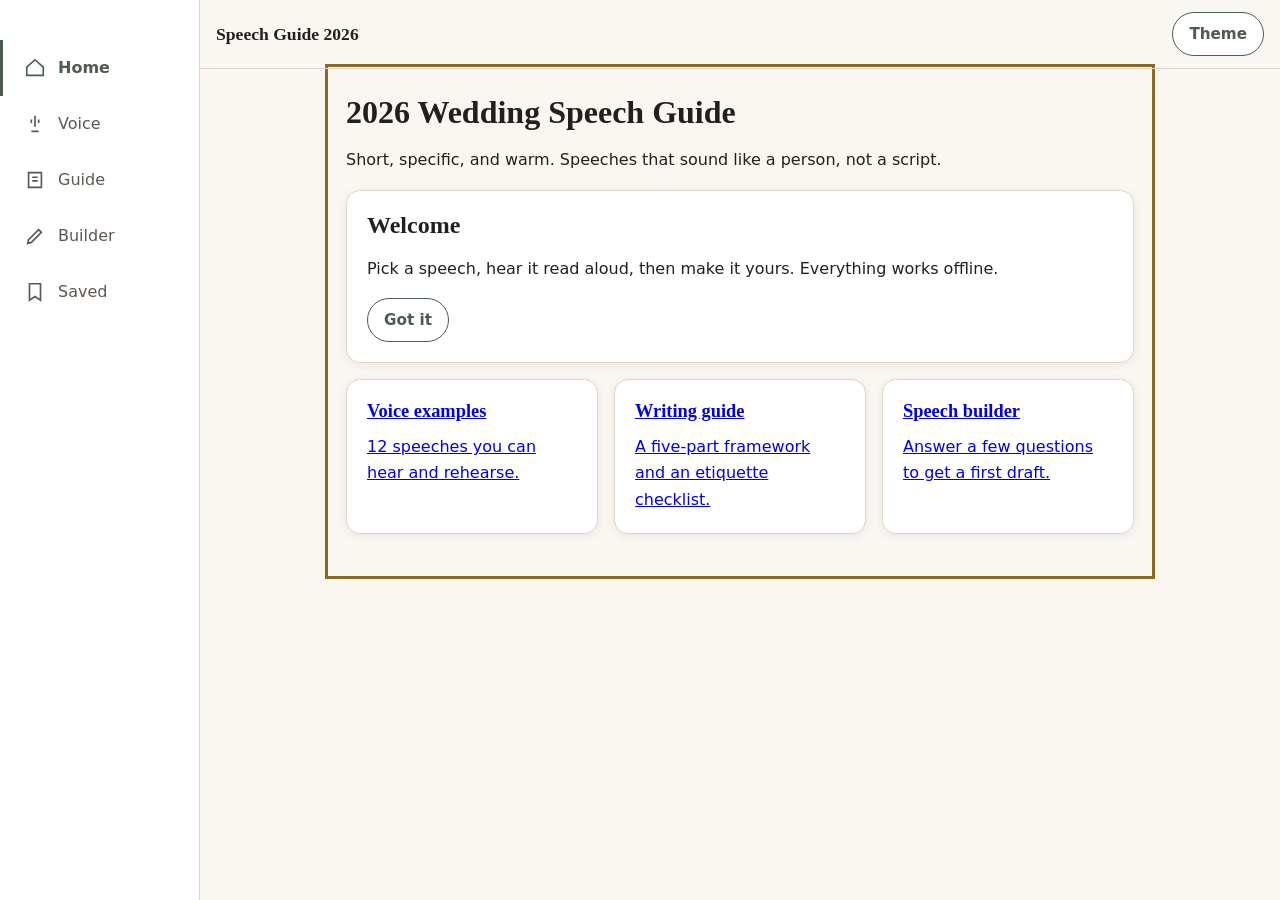
<file: index.html>
<!doctype html><html lang="en"><head><meta charset="utf-8"><title>2026 Wedding Speech Guide: Voice Examples &amp; Builder</title>
<meta name="viewport" content="width=device-width, initial-scale=1.0, viewport-fit=cover"><meta name="description" content="2026 wedding speech examples with voice playback, a writing guide and a speech builder. Works offline.">
<link rel="manifest" href="./manifest.webmanifest"><meta name="theme-color" content="#FAF7F2" media="(prefers-color-scheme: light)"><meta name="theme-color" content="#1A1715" media="(prefers-color-scheme: dark)">
<meta name="apple-mobile-web-app-capable" content="yes"><meta name="mobile-web-app-capable" content="yes"><meta name="apple-mobile-web-app-status-bar-style" content="black-translucent"><meta name="apple-mobile-web-app-title" content="Speech Guide">
<link rel="apple-touch-icon" sizes="180x180" href="./apple-touch-icon.png"><link rel="icon" href="./favicon.ico" sizes="any"><link rel="icon" type="image/svg+xml" href="./favicon.svg"><link rel="icon" type="image/png" sizes="32x32" href="./favicon-32x32.png"><link rel="icon" type="image/png" sizes="16x16" href="./favicon-16x16.png">
<link rel="canonical" href="https://esp046-cyber.github.io/weddingspeechguide/"><meta property="og:type" content="website"><meta property="og:title" content="2026 Wedding Speech Guide"><meta property="og:description" content="Hear, practice and build your wedding speech."><meta property="og:url" content="https://esp046-cyber.github.io/weddingspeechguide/"><meta property="og:image" content="https://esp046-cyber.github.io/weddingspeechguide/images/og-image.png">
<meta name="twitter:card" content="summary_large_image"><meta name="twitter:title" content="2026 Wedding Speech Guide"><meta name="twitter:image" content="https://esp046-cyber.github.io/weddingspeechguide/images/og-image.png">
<link rel="stylesheet" href="./css/styles.css"></head><body><a class="skip" href="#view">Skip to content</a>
<div class="banner" id="offline" role="status">You are offline. Everything still works.</div>
<header class="top"><span class="brand">Speech Guide 2026</span><button class="btn" id="theme" aria-label="Change theme">Theme</button></header>
<nav class="tabs" aria-label="Main"><a href="#home"><svg viewBox="0 0 24 24" aria-hidden="true"><path d="M3 11l9-8 9 8v9H3z"/></svg>Home</a><a href="#examples"><svg viewBox="0 0 24 24" aria-hidden="true"><path d="M12 3v12M8 7v4M16 7v4M5 9v0M19 9v0M8 20h8"/></svg>Voice</a><a href="#guide"><svg viewBox="0 0 24 24" aria-hidden="true"><path d="M5 4h14v16H5zM9 9h6M9 13h6"/></svg>Guide</a><a href="#builder"><svg viewBox="0 0 24 24" aria-hidden="true"><path d="M4 20l4-1 11-11-3-3L5 16z"/></svg>Builder</a><a href="#saved"><svg viewBox="0 0 24 24" aria-hidden="true"><path d="M6 3h12v18l-6-4-6 4z"/></svg>Saved</a></nav><main id="view" tabindex="-1"><p>Loading…</p></main>
<noscript><p style="padding:16px">This app needs JavaScript.</p></noscript>
<script src="./js/speeches-data.js"></script><script src="./js/voice-engine.js"></script><script src="./js/app.js"></script></body></html>
</file>
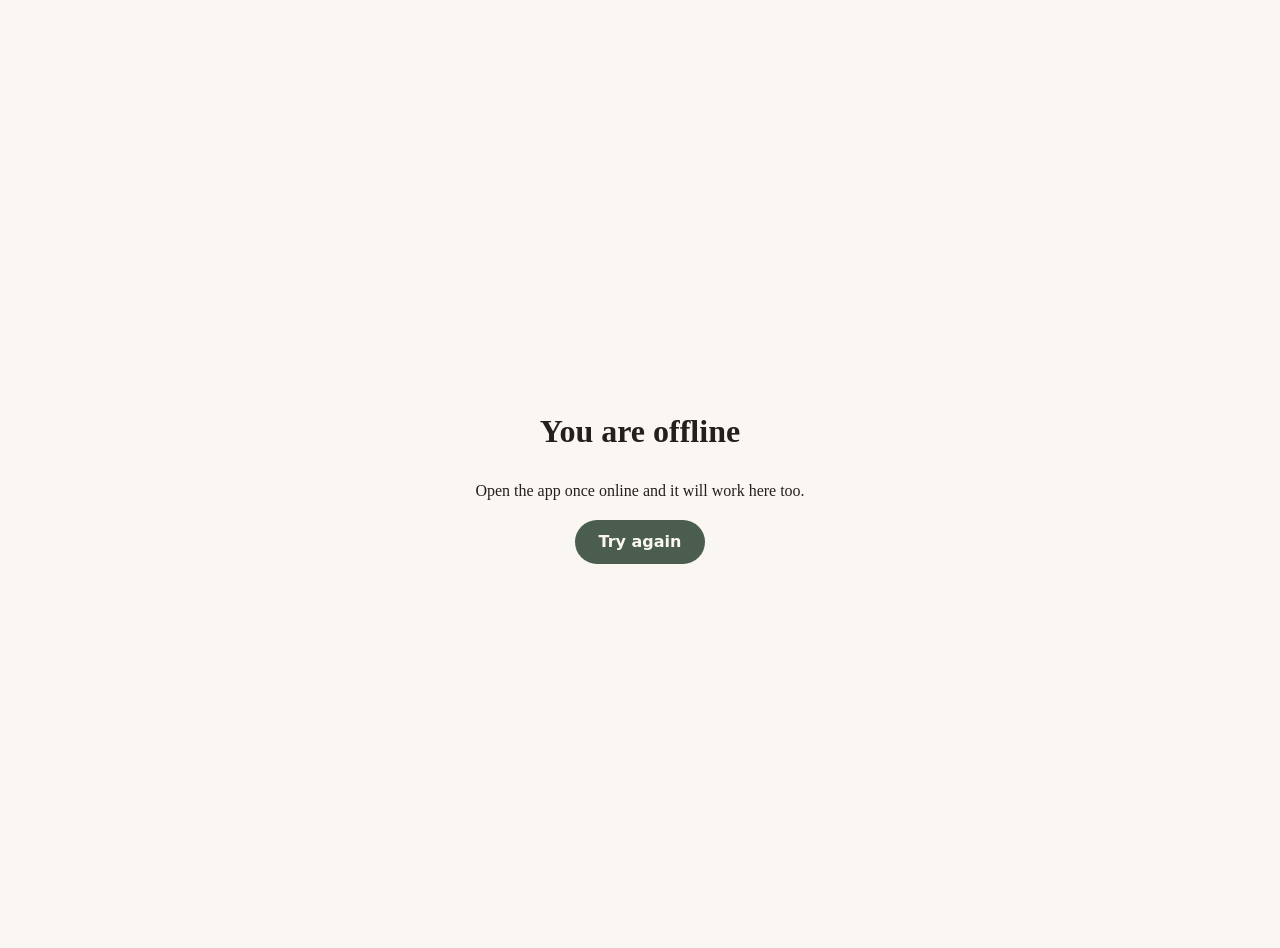
<file: offline.html>
<!doctype html><html lang="en"><head><meta charset="utf-8"><meta name="viewport" content="width=device-width,initial-scale=1"><title>Offline</title><style>body{font:16px/1.6 Georgia,serif;background:#FAF7F2;color:#231F1D;display:grid;place-items:center;min-height:100vh;margin:0;text-align:center;padding:24px}button{min-height:44px;padding:0 24px;border-radius:999px;border:0;background:#4A5D4E;color:#FAF7F2;font:600 1rem system-ui}@media(prefers-color-scheme:dark){body{background:#161412;color:#F0EBE3}}</style></head><body><div><h1>You are offline</h1><p>Open the app once online and it will work here too.</p><button onclick="location.reload()">Try again</button></div></body></html>
</file>
<file: css/styles.css>
:root{--s1:4px;--s2:8px;--s3:12px;--s4:16px;--s5:20px;--s6:24px;--s8:32px;--s10:40px;--s12:48px;--bg:#FAF7F2;--card:#FFF;--ink:#231F1D;--mute:#5E5750;--pri:#4A5D4E;--onpri:#FAF7F2;--gold:#8A6A25;--line:#DDD5C8;--hi:#F1E4C3;--ok:#2F6B3A;--err:#A3362B;--r:14px;--sh:0 2px 10px rgba(35,31,29,.08);--ease:cubic-bezier(.22,1,.36,1);--serif:Georgia,"Iowan Old Style","Palatino Linotype",serif;--sans:system-ui,-apple-system,"Segoe UI",Roboto,sans-serif}
@media(prefers-color-scheme:dark){:root:not([data-theme=light]){--bg:#161412;--card:#201D1A;--ink:#F0EBE3;--mute:#B7AEA2;--pri:#9DB5A1;--onpri:#161412;--gold:#D4B06A;--line:#3A342E;--hi:#3D3322;--ok:#7BC48A;--err:#EE8F84;--sh:none}}
:root[data-theme=dark]{--bg:#161412;--card:#201D1A;--ink:#F0EBE3;--mute:#B7AEA2;--pri:#9DB5A1;--onpri:#161412;--gold:#D4B06A;--line:#3A342E;--hi:#3D3322;--ok:#7BC48A;--err:#EE8F84;--sh:none}
@media(prefers-contrast:more){:root{--line:currentColor;--mute:var(--ink)}}
*{box-sizing:border-box}html{-webkit-text-size-adjust:100%}
body{margin:0;background:var(--bg);color:var(--ink);font:16px/1.65 var(--sans);padding:env(safe-area-inset-top) env(safe-area-inset-right) calc(72px + env(safe-area-inset-bottom)) env(safe-area-inset-left);overflow-x:hidden}
h1,h2,h3{font-family:var(--serif);line-height:1.2;margin:0 0 var(--s3)}h1{font-size:2rem}h2{font-size:1.5rem}h3{font-size:1.15rem}
.skip{position:absolute;left:-999px}.skip:focus{left:var(--s4);top:var(--s4);background:var(--pri);color:var(--onpri);padding:var(--s3);z-index:99}
header.top{display:flex;align-items:center;justify-content:space-between;padding:var(--s3) var(--s4);border-bottom:1px solid var(--line)}
.brand{font:700 1.1rem var(--serif)}main{max-width:820px;margin:0 auto;padding:var(--s6) var(--s4)}
nav.tabs{position:fixed;bottom:0;left:0;right:0;display:flex;background:var(--card);border-top:1px solid var(--line);padding-bottom:env(safe-area-inset-bottom);z-index:20}
nav.tabs a{flex:1;min-height:56px;display:flex;flex-direction:column;align-items:center;justify-content:center;font-size:.75rem;color:var(--mute);text-decoration:none;gap:2px}
nav.tabs a[aria-current=page]{color:var(--pri);font-weight:700;box-shadow:inset 0 3px var(--pri)}
nav.tabs svg{width:22px;height:22px;fill:none;stroke:currentColor;stroke-width:1.8}
@media(min-width:900px){body{padding-left:calc(200px + env(safe-area-inset-left));padding-bottom:var(--s6)}nav.tabs{top:0;right:auto;width:200px;flex-direction:column;border-top:0;border-right:1px solid var(--line);padding-top:var(--s10)}nav.tabs a{flex:none;flex-direction:row;justify-content:flex-start;padding:0 var(--s6);gap:var(--s3);font-size:1rem}nav.tabs a[aria-current=page]{box-shadow:inset 3px 0 var(--pri)}header.top{position:relative}}
.btn{min-height:44px;min-width:44px;padding:0 var(--s4);border-radius:999px;border:1px solid var(--pri);background:var(--card);color:var(--pri);font:600 .95rem var(--sans);cursor:pointer;transition:transform .2s var(--ease),background .2s}
.btn.p{background:var(--pri);color:var(--onpri)}.btn:hover{transform:translateY(-1px)}.btn:active{transform:scale(.97)}
:focus-visible{outline:3px solid var(--gold);outline-offset:2px}
.card{background:var(--card);border:1px solid var(--line);border-radius:var(--r);padding:var(--s5);box-shadow:var(--sh);margin-bottom:var(--s4)}
.grid{display:grid;gap:var(--s4);grid-template-columns:repeat(auto-fill,minmax(250px,1fr))}
.chip{display:inline-block;padding:2px var(--s3);border:1px solid var(--line);border-radius:999px;font-size:.8rem;color:var(--mute);margin:0 var(--s1) var(--s1) 0}
.row{display:flex;flex-wrap:wrap;gap:var(--s2);align-items:center;margin:var(--s3) 0}
input,select,textarea{min-height:44px;font:inherit;padding:var(--s2) var(--s3);border:1px solid var(--line);border-radius:10px;background:var(--card);color:var(--ink);width:100%}
label{display:block;font-weight:600;margin-top:var(--s3)}
.tele{font:1.15rem/1.9 var(--serif);max-height:50vh;overflow:auto;padding:var(--s4);background:var(--card);border-radius:var(--r);border:1px solid var(--line);white-space:pre-wrap}
.tele span.on{background:var(--hi);border-radius:4px}.cue{color:var(--gold);font:600 .8rem var(--sans)}.nocue .cue{display:none}
.banner{background:var(--ink);color:var(--bg);text-align:center;padding:var(--s2);display:none}.banner.show{display:block}
.toast{position:fixed;left:50%;bottom:90px;transform:translateX(-50%);background:var(--ink);color:var(--bg);padding:var(--s3) var(--s5);border-radius:999px;z-index:50;display:flex;gap:var(--s3);align-items:center}
.empty{text-align:center;color:var(--mute);padding:var(--s10) var(--s4)}.ok{color:var(--ok)}
.big{font:700 2rem var(--serif);font-variant-numeric:tabular-nums}
@media(prefers-reduced-motion:reduce){*{transition:none!important;animation:none!important;scroll-behavior:auto!important}}
@media print{nav.tabs,header.top,.noprint,.banner,.toast{display:none!important}body{padding:0;background:#fff;color:#000}.tele{max-height:none;border:0;font-size:16pt}.cue{color:#555}}
</file>
